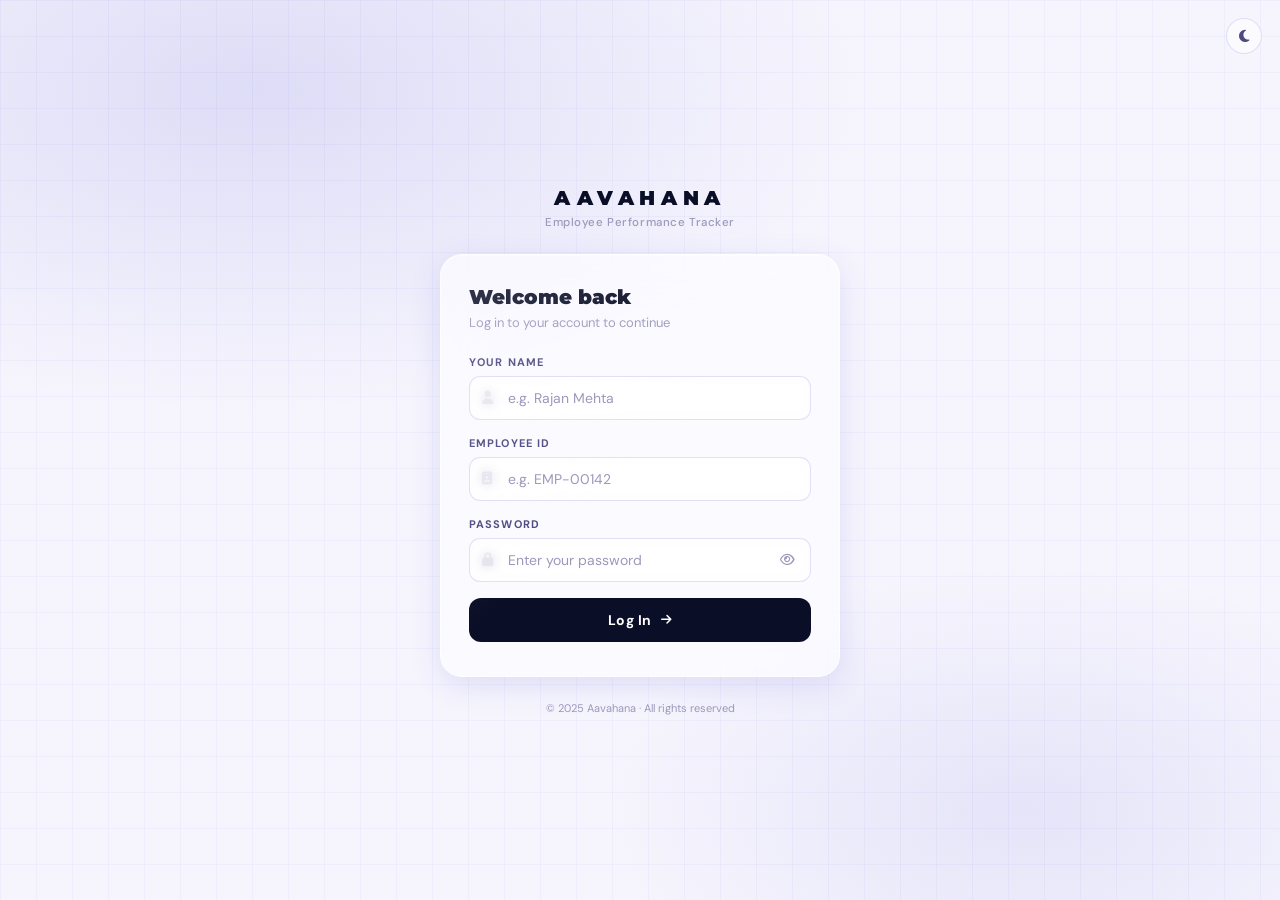
<file: login.html>
<!DOCTYPE html>
<html lang="en">
<head>
<meta charset="UTF-8">
<meta name="viewport" content="width=device-width,initial-scale=1,maximum-scale=1,user-scalable=no">
<title>Aavahana — Login</title>
<link rel="preconnect" href="https://fonts.googleapis.com">
<link rel="preconnect" href="https://fonts.gstatic.com" crossorigin>
<link href="https://fonts.googleapis.com/css2?family=Montserrat:wght@700;800;900&family=DM+Sans:wght@300;400;500;600&display=swap" rel="stylesheet">
<link rel="stylesheet" href="https://cdnjs.cloudflare.com/ajax/libs/font-awesome/6.4.0/css/all.min.css">
<link rel="stylesheet" href="login.css">
</head>
<body>

<!-- Dark toggle top-right -->
<button class="theme-toggle" id="theme-toggle" onclick="toggleTheme()" aria-label="Toggle dark mode">
  <i class="fa-solid fa-moon" id="theme-icon"></i>
</button>

<div class="login-wrap">

  <div class="login-brand">
    <span class="brand-logo">AAVAHANA</span>
    <p class="brand-sub">Employee Performance Tracker</p>
  </div>

  <div class="login-card">
    <div class="card-header">
      <h1 class="card-title">Welcome back</h1>
      <p class="card-hint">Log in to your account to continue</p>
    </div>

    <div class="field-group">
      <label class="field-label">Your Name</label>
      <div class="field-wrap">
        <i class="fa-solid fa-user field-icon"></i>
        <input class="field-input" id="login-name" type="text" placeholder="e.g. Rajan Mehta" autocomplete="name">
      </div>
    </div>

    <div class="field-group">
      <label class="field-label">Employee ID</label>
      <div class="field-wrap">
        <i class="fa-solid fa-id-badge field-icon"></i>
        <input class="field-input" id="login-empid" type="text" placeholder="e.g. EMP-00142" autocomplete="username">
      </div>
    </div>

    <div class="field-group">
      <label class="field-label">Password</label>
      <div class="field-wrap">
        <i class="fa-solid fa-lock field-icon"></i>
        <input class="field-input" id="login-pass" type="password" placeholder="Enter your password" autocomplete="current-password">
        <button class="toggle-pass" onclick="togglePass()" tabindex="-1" aria-label="Show password">
          <i class="fa-regular fa-eye" id="pass-eye"></i>
        </button>
      </div>
    </div>

    <div id="login-err" class="form-err hidden"></div>

    <button class="btn-primary" id="login-btn" onclick="doLogin()">
      <span>Log In</span>
      <i class="fa-solid fa-arrow-right"></i>
    </button>
  </div>

  <p class="login-footer">© 2025 Aavahana · All rights reserved</p>
</div>

<script src="login.js"></script>
</body>
</html>
</file>
<file: login.css>
/* ── Variables (light default) ── */
:root {
  --navy:    #0a0e27;
  --accent:  #3d37cc;
  --bg:      #f6f5fd;
  --card-bg: rgba(255,255,255,0.55);
  --border:  rgba(255,255,255,0.7);
  --t1:      #0a0e27;
  --t2:      #4c4880;
  --t3:      #9b99bc;
  --input-bg: rgba(255,255,255,0.6);
  --input-border: rgba(61,55,204,0.15);
  --shadow:  0 8px 32px rgba(61,55,204,0.13);
}

/* Dark overrides */
body.dark {
  --bg:          #0a0e27;
  --card-bg:     rgba(255,255,255,0.06);
  --border:      rgba(255,255,255,0.1);
  --t1:          #f0efff;
  --t2:          #a8a5d8;
  --t3:          #6b68a0;
  --input-bg:    rgba(255,255,255,0.07);
  --input-border: rgba(255,255,255,0.12);
  --shadow:      0 8px 40px rgba(0,0,0,0.45);
}

*,*::before,*::after { margin:0; padding:0; box-sizing:border-box; -webkit-tap-highlight-color:transparent; }
html { font-size:16px; }

body {
  font-family: 'DM Sans', system-ui, sans-serif;
  min-height: 100vh;
  display: flex;
  align-items: center;
  justify-content: center;
  padding: 32px 16px;
  background-color: var(--bg);
  /* Soft radial glow */
  background-image:
    radial-gradient(ellipse 80% 60% at 20% 10%, rgba(61,55,204,0.13) 0%, transparent 60%),
    radial-gradient(ellipse 60% 50% at 80% 90%, rgba(61,55,204,0.09) 0%, transparent 55%),
    linear-gradient(rgba(61,55,204,0.04) 1px, transparent 1px),
    linear-gradient(90deg, rgba(61,55,204,0.04) 1px, transparent 1px);
  background-size: 100% 100%, 100% 100%, 36px 36px, 36px 36px;
  transition: background-color .35s;
}
body.dark {
  background-image:
    radial-gradient(ellipse 80% 60% at 20% 10%, rgba(61,55,204,0.22) 0%, transparent 60%),
    radial-gradient(ellipse 60% 50% at 80% 90%, rgba(61,55,204,0.14) 0%, transparent 55%),
    linear-gradient(rgba(255,255,255,0.03) 1px, transparent 1px),
    linear-gradient(90deg, rgba(255,255,255,0.03) 1px, transparent 1px);
  background-size: 100% 100%, 100% 100%, 36px 36px, 36px 36px;
}

/* ── Dark toggle (top-right) ── */
.theme-toggle {
  position: fixed;
  top: 18px; right: 18px;
  width: 36px; height: 36px;
  border-radius: 50%;
  border: 1.5px solid var(--input-border);
  background: var(--input-bg);
  color: var(--t2);
  display: flex; align-items: center; justify-content: center;
  cursor: pointer;
  font-size: 14px;
  backdrop-filter: blur(8px);
  transition: background .2s, color .2s, border-color .2s, transform .15s;
  z-index: 100;
}
.theme-toggle:hover { transform: scale(1.1); color: var(--accent); }

/* ── Wrap ── */
.login-wrap {
  width: 100%;
  max-width: 400px;
  display: flex;
  flex-direction: column;
  align-items: center;
  gap: 24px;
  animation: fadeUp .4s cubic-bezier(.22,1,.36,1) both;
}

/* ── Brand ── */
.login-brand { text-align: center; }
.brand-logo {
  font-family: 'Montserrat', sans-serif;
  font-size: 20px;
  font-weight: 900;
  letter-spacing: .28em;
  color: #0a0e27;
  display: block;
  margin-bottom: 5px;
}
body.dark .brand-logo { color: #ffffff; }
.brand-sub {
  font-size: 11.5px;
  color: var(--t3);
  font-weight: 500;
  letter-spacing: .05em;
}

/* ── Liquid glass card ── */
.login-card {
  width: 100%;
  background: var(--card-bg);
  backdrop-filter: blur(20px) saturate(1.6);
  -webkit-backdrop-filter: blur(20px) saturate(1.6);
  border: 1px solid var(--border);
  border-radius: 22px;
  padding: 30px 28px 34px;
  box-shadow: var(--shadow), inset 0 1px 0 rgba(255,255,255,0.5);
  transition: background .35s, border-color .35s, box-shadow .35s;
  position: relative;
  overflow: hidden;
}
/* Subtle inner highlight */
.login-card::before {
  content: '';
  position: absolute;
  inset: 0;
  border-radius: 22px;
  background: linear-gradient(135deg, rgba(255,255,255,0.18) 0%, transparent 50%);
  pointer-events: none;
}
body.dark .login-card {
  box-shadow: var(--shadow), inset 0 1px 0 rgba(255,255,255,0.07);
}
body.dark .login-card::before {
  background: linear-gradient(135deg, rgba(255,255,255,0.05) 0%, transparent 50%);
}

/* ── Card header ── */
.card-header { margin-bottom: 24px; }
.card-title {
  font-family: 'Montserrat', sans-serif;
  font-size: 20px;
  font-weight: 900;
  color: var(--t1);
  margin-bottom: 5px;
  line-height: 1.2;
}
.card-hint {
  font-size: 13px;
  color: var(--t3);
  font-weight: 400;
}

/* ── Fields ── */
.field-group { margin-bottom: 16px; }
.field-label {
  display: block;
  font-size: 11px;
  font-weight: 700;
  letter-spacing: .1em;
  text-transform: uppercase;
  color: var(--t2);
  margin-bottom: 7px;
}
.field-wrap { position: relative; display: flex; align-items: center; }
.field-icon {
  position: absolute; left: 13px;
  color: var(--t3); font-size: 13px;
  pointer-events: none;
}
.field-input {
  width: 100%;
  padding: 12px 44px 12px 38px;
  background: var(--input-bg);
  border: 1.5px solid var(--input-border);
  border-radius: 11px;
  color: var(--t1);
  font-family: 'DM Sans', sans-serif;
  font-size: 14px;
  outline: none;
  backdrop-filter: blur(6px);
  transition: border-color .18s, background .18s;
}
.field-input::placeholder { color: var(--t3); }
.field-input:focus {
  border-color: var(--accent);
  background: rgba(61,55,204,0.06);
}
body.dark .field-input:focus { background: rgba(61,55,204,0.15); }

.toggle-pass {
  position: absolute; right: 12px;
  background: none; border: none;
  color: var(--t3); cursor: pointer;
  font-size: 13px; padding: 4px;
  transition: color .15s;
}
.toggle-pass:hover { color: var(--t2); }

/* ── Error ── */
.form-err {
  font-size: 12.5px;
  color: #dc2626;
  background: rgba(220,38,38,0.08);
  border: 1px solid rgba(220,38,38,0.2);
  border-radius: 9px;
  padding: 9px 13px;
  margin-bottom: 14px;
  line-height: 1.5;
}

/* ── Primary button ── */
.btn-primary {
  width: 100%;
  margin-top: 6px;
  padding: 13px 20px;
  border-radius: 12px;
  border: none;
  background: var(--navy);
  color: #fff;
  font-family: 'DM Sans', sans-serif;
  font-size: 14px;
  font-weight: 700;
  letter-spacing: .03em;
  cursor: pointer;
  display: flex;
  align-items: center;
  justify-content: center;
  gap: 9px;
  transition: transform .15s cubic-bezier(.34,1.56,.64,1), box-shadow .15s, background .18s;
}
body.dark .btn-primary { background: var(--accent); }
.btn-primary:hover {
  transform: translateY(-2px);
  box-shadow: 0 8px 24px rgba(10,14,39,0.25);
}
body.dark .btn-primary:hover { box-shadow: 0 8px 24px rgba(61,55,204,0.4); }
.btn-primary:active { transform: scale(.97); }
.btn-primary i { font-size: 12px; transition: transform .2s; }
.btn-primary:hover i { transform: translateX(3px); }

/* ── Footer ── */
.login-footer {
  font-size: 11px;
  color: var(--t3);
}

.hidden { display: none !important; }

@keyframes fadeUp {
  from { opacity:0; transform:translateY(14px); }
  to   { opacity:1; transform:translateY(0); }
}

/* Field hint */
.field-hint {
  font-size: 11px;
  color: var(--t3);
  margin-top: 6px;
  line-height: 1.5;
  font-style: italic;
}
</file>
<file: settings.css>
:root {
  --navy:   #0a0e27;
  --navy2:  #141840;
  --accent: #3d37cc;
  --bg:     #f2f1fa;
  --card:   #ffffff;
  --border: #e5e3f5;
  --t1:     #0a0e27;
  --t2:     #4c4880;
  --t3:     #9b99bc;
  --green:  #059669;
}
body.dark {
  --bg:     #0a0e27;
  --card:   #141840;
  --border: rgba(255,255,255,.08);
  --t1:     #f0efff;
  --t2:     #a8a5d8;
  --t3:     #6b68a0;
}

*,*::before,*::after { margin:0; padding:0; box-sizing:border-box; }
html { font-size:16px; }
body {
  font-family:'DM Sans',system-ui,sans-serif;
  background: var(--bg);
  color: var(--t1);
  min-height: 100vh;
  transition: background .3s, color .3s;
}

.s-hdr {
  background: var(--navy);
  height: 58px;
  padding: 0 18px;
  display: flex;
  align-items: center;
  justify-content: space-between;
  position: sticky;
  top: 0;
  z-index: 100;
  box-shadow: 0 2px 20px rgba(10,14,39,.35);
}
.s-back {
  width: 36px; height: 36px;
  border-radius: 50%;
  border: 1.5px solid rgba(255,255,255,.15);
  background: rgba(255,255,255,.06);
  color: rgba(255,255,255,.8);
  display: flex; align-items: center; justify-content: center;
  cursor: pointer;
  font-size: 14px;
  transition: background .15s, transform .1s;
}
.s-back:hover { background: rgba(255,255,255,.14); }
.s-back:active { transform: scale(.93); }
.s-title {
  font-family:'Montserrat',sans-serif;
  font-size: 13px;
  font-weight: 800;
  letter-spacing: .14em;
  color: #fff;
  text-transform: uppercase;
}

.s-scroll {
  max-width: 560px;
  margin: 0 auto;
  padding: 20px 16px 60px;
  display: flex;
  flex-direction: column;
  gap: 14px;
}

.s-card {
  background: var(--card);
  border: 1px solid var(--border);
  border-radius: 18px;
  padding: 20px;
  box-shadow: 0 4px 20px rgba(10,14,39,.06);
}

/* Profile */
.profile-row {
  display: flex;
  align-items: center;
  gap: 14px;
}
.profile-avatar {
  width: 52px; height: 52px;
  border-radius: 50%;
  background: var(--accent);
  color: #fff;
  font-family:'Montserrat',sans-serif;
  font-size: 20px;
  font-weight: 800;
  display: flex; align-items: center; justify-content: center;
  flex-shrink: 0;
}
.profile-name {
  font-family:'Montserrat',sans-serif;
  font-size: 17px;
  font-weight: 800;
  color: var(--t1);
}
.profile-empid {
  font-size: 12px;
  color: var(--t3);
  margin-top: 3px;
  font-weight: 500;
}

/* Section */
.s-section-title {
  font-family:'Montserrat',sans-serif;
  font-size: 10px;
  font-weight: 800;
  letter-spacing: .18em;
  text-transform: uppercase;
  color: var(--accent);
  margin-bottom: 16px;
}
.s-field-group { margin-bottom: 13px; }
.s-label {
  display: block;
  font-size: 11px;
  font-weight: 700;
  letter-spacing: .08em;
  text-transform: uppercase;
  color: var(--t3);
  margin-bottom: 6px;
}
.s-input {
  width: 100%;
  padding: 11px 13px;
  border-radius: 10px;
  border: 1.5px solid var(--border);
  background: var(--bg);
  color: var(--t1);
  font-family:'DM Sans',sans-serif;
  font-size: 14px;
  outline: none;
  transition: border-color .18s, background .18s;
}
.s-input:focus { border-color: var(--accent); }
.s-input::placeholder { color: var(--t3); }

.s-msg {
  font-size: 12px;
  border-radius: 8px;
  padding: 8px 12px;
  margin-bottom: 12px;
}
.s-msg.success { color:#059669; background:#ecfdf5; border:1px solid #a7f3d0; }
.s-msg.error   { color:#dc2626; background:rgba(220,38,38,.08); border:1px solid rgba(220,38,38,.2); }

.s-btn {
  padding: 11px 24px;
  border-radius: 10px;
  border: none;
  background: var(--navy);
  color: #fff;
  font-family:'DM Sans',sans-serif;
  font-size: 13px;
  font-weight: 700;
  letter-spacing: .04em;
  cursor: pointer;
  transition: transform .15s, box-shadow .15s, background .18s;
}
.s-btn:hover { transform: translateY(-2px); box-shadow: 0 6px 18px rgba(10,14,39,.2); background:#1a1660; }
.s-btn:active { transform: scale(.96); }

.hidden { display: none !important; }
</file>
